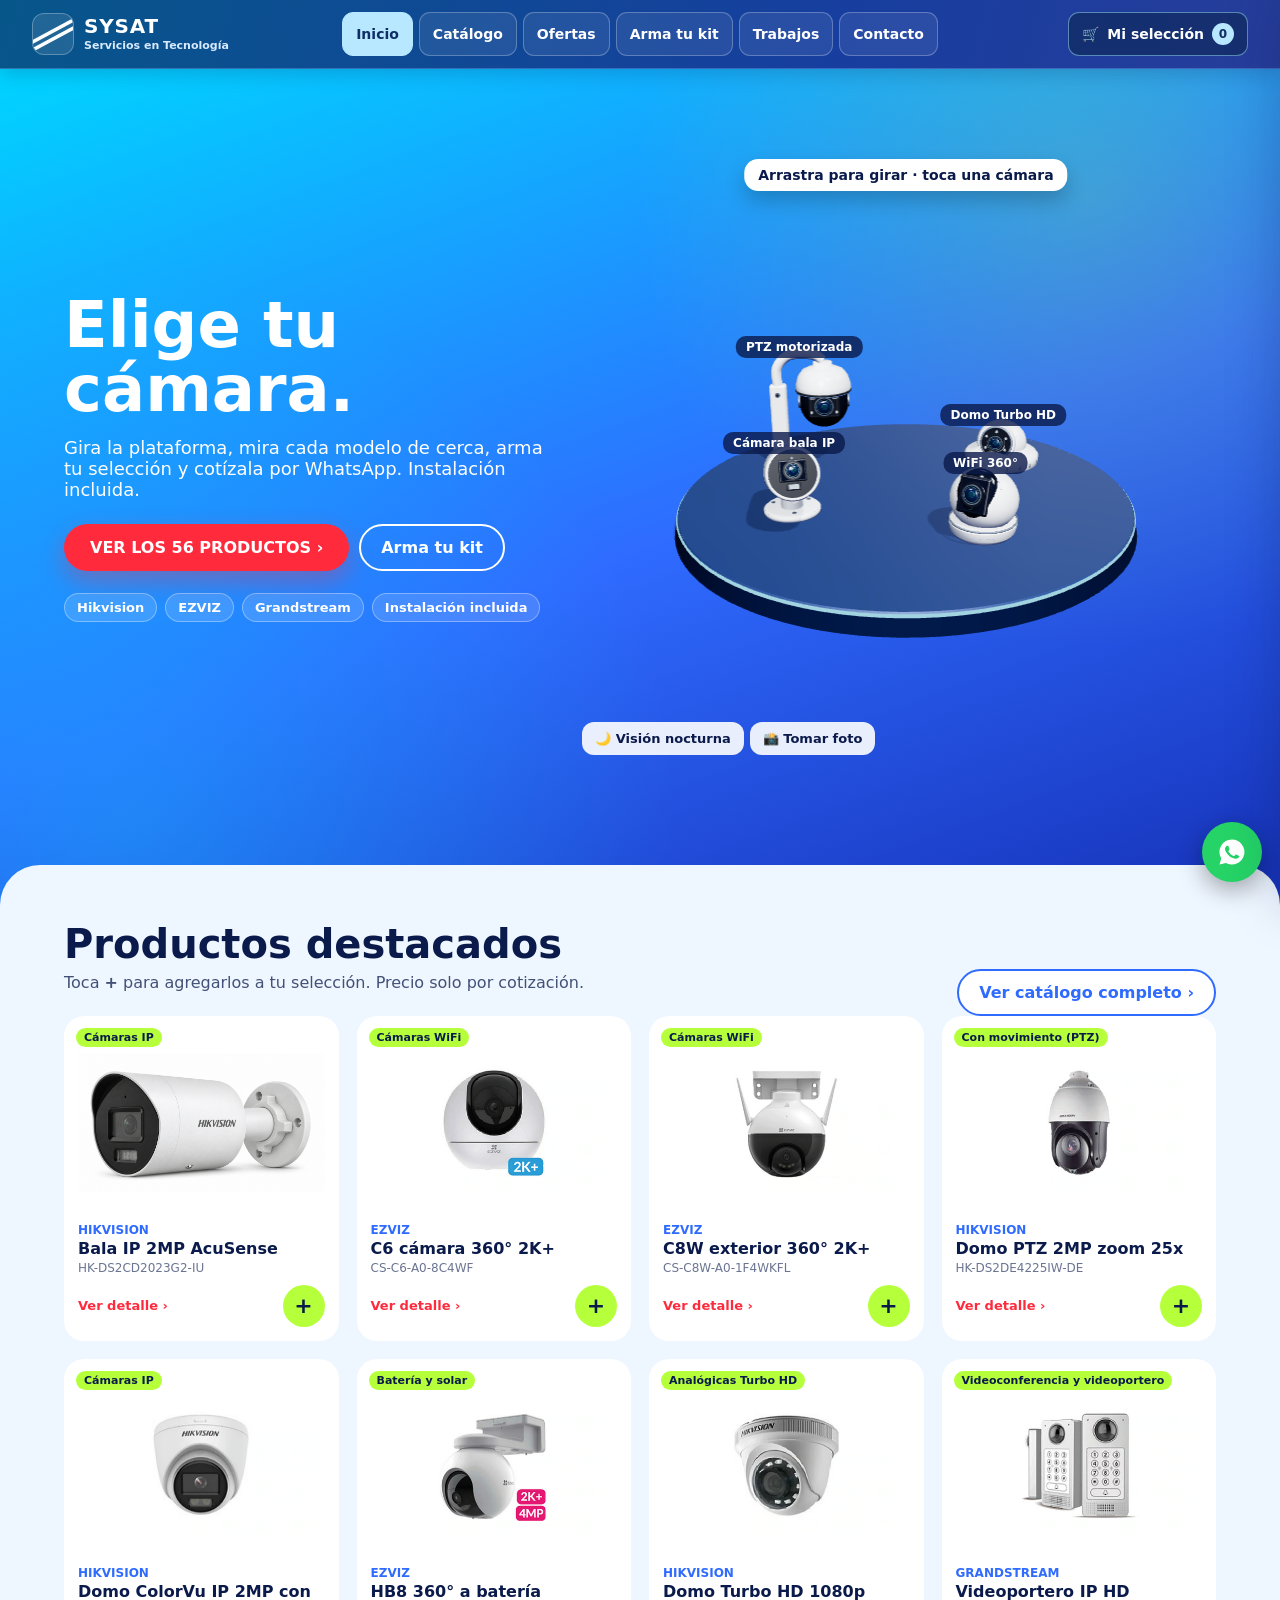
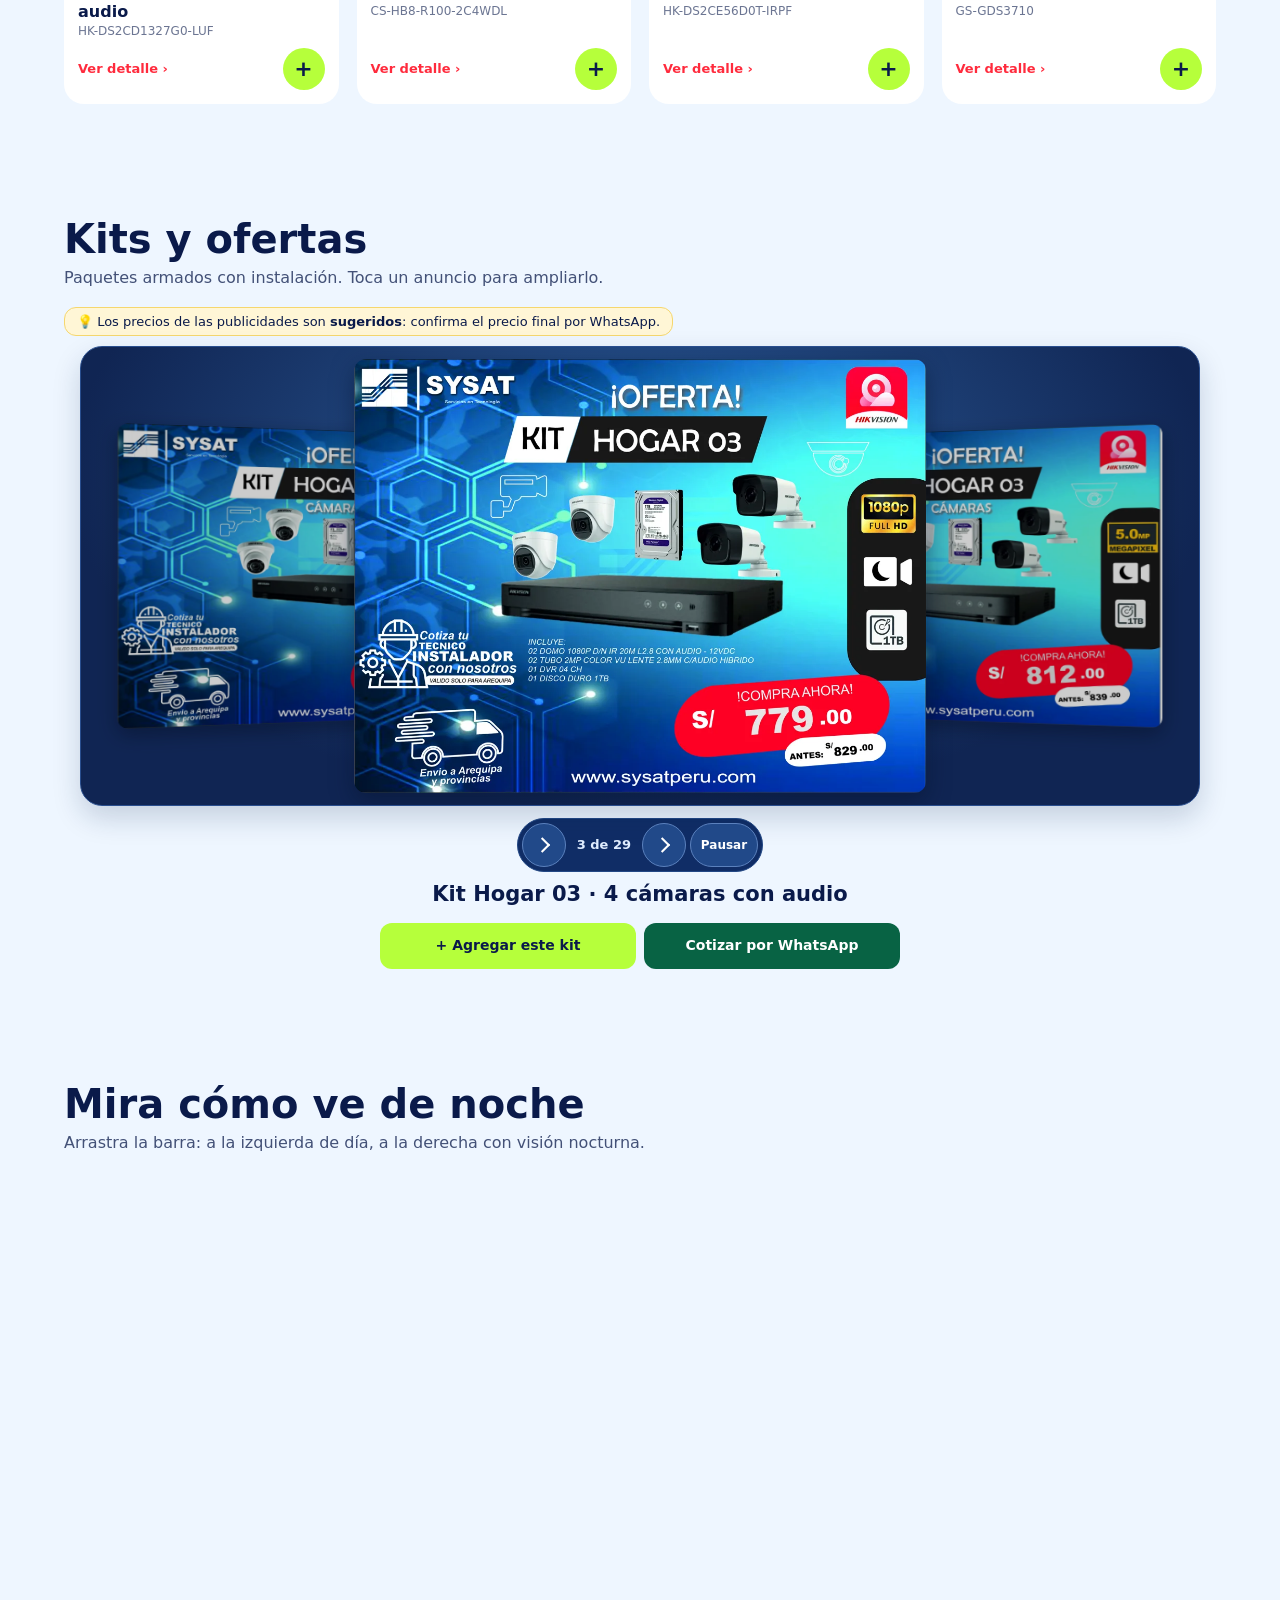
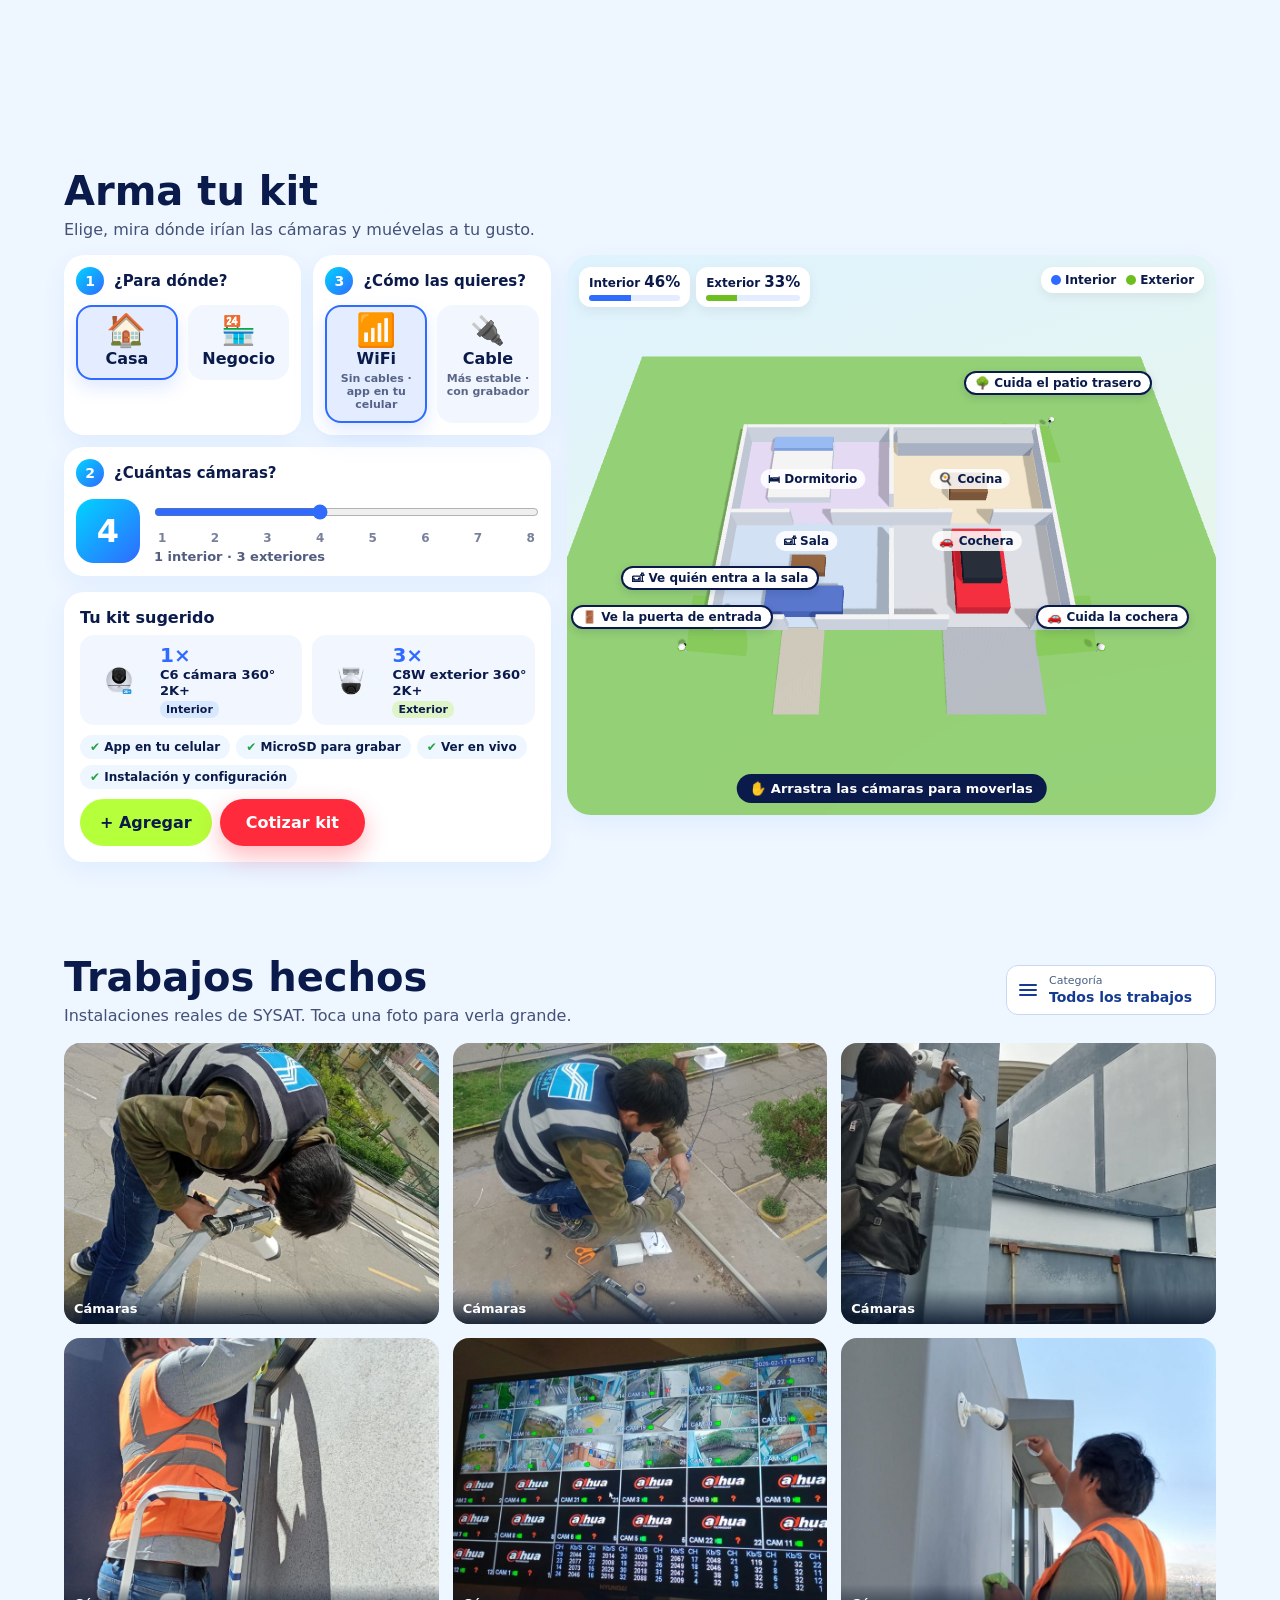
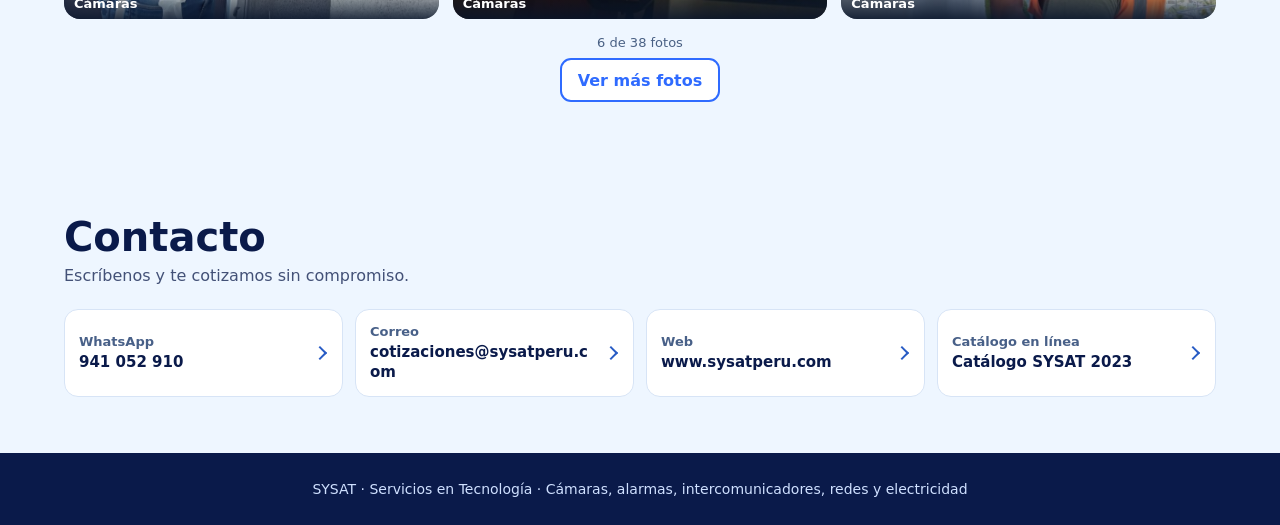
<file: index.html>
<!DOCTYPE html>
<html lang="es">
<head>
<meta charset="UTF-8">
<meta name="viewport" content="width=device-width, initial-scale=1">
<title>SYSAT · Cámaras de seguridad e instalación</title>
<meta name="description" content="SYSAT Servicios en Tecnología: cámaras Hikvision, EZVIZ y Grandstream con instalación. Elige tus cámaras y cotiza por WhatsApp.">
<link rel="stylesheet" href="codigo/estilos.css">
</head>
<body>

<nav class="barra-sitio" aria-label="Navegación principal">
  <div class="barra-contenido">
    <a class="marca" href="index.html"><span class="logo" aria-hidden="true"></span><span>SYSAT<small>Servicios en Tecnología</small></span></a>
    <div class="enlaces">
      <a href="index.html" aria-current="page">Inicio</a>
      <a href="catalogo.html">Catálogo</a>
      <a href="#ofertas">Ofertas</a>
      <a href="#kit">Arma tu kit</a>
      <a href="#trabajos">Trabajos</a>
      <a href="#contacto">Contacto</a>
    </div>
    <button class="btn-carrito" type="button" aria-label="Ver mi selección" aria-controls="panel">
      <span aria-hidden="true">🛒</span><span class="txt">Mi selección</span><span class="num">0</span>
    </button>
  </div>
</nav>

<header class="hero">
  <div class="fila">
    <div>
      <h1 id="titulo">Elige tu cámara.</h1>
      <p class="lema">Gira la plataforma, mira cada modelo de cerca, arma tu selección y cotízala por WhatsApp. Instalación incluida.</p>
      <div class="acciones"><a class="cotizar" href="catalogo.html">VER LOS 56 PRODUCTOS ›</a><a class="btn-borde" href="#kit">Arma tu kit</a></div>
      <div class="chips"><span>Hikvision</span><span>EZVIZ</span><span>Grandstream</span><span>Instalación incluida</span></div>
    </div>
    <div class="lienzo" id="lienzo">
      <div class="globo" id="globo">Cargando cámaras 3D…</div>
      <div class="vista3d"></div>
      <div class="controles" id="controles3d"><button data-b="noche">🌙 Visión nocturna</button><button data-b="foto">📸 Tomar foto</button></div>
      <div class="ficha3d" id="ficha3d"></div>
    </div>
  </div>
</header>

<main class="cuerpo">
  <section class="seccion" id="productos-destacados">
    <div class="cabeza-sec"><div><h2>Productos destacados</h2><p class="sub">Toca <b>+</b> para agregarlos a tu selección. Precio solo por cotización.</p></div>
    <a class="btn-borde" href="catalogo.html">Ver catálogo completo ›</a></div>
    <div class="rejilla" id="destacados"></div>
    <button class="btn-borde destacados-mas" type="button" id="masDestacados" aria-expanded="false" aria-controls="destacados">Ver más destacados</button>
  </section>

  <section class="seccion" id="ofertas">
    <h2>Kits y ofertas</h2>
    <p class="sub">Paquetes armados con instalación. Toca un anuncio para ampliarlo.</p>
    <p class="nota-precio">💡 Los precios de las publicidades son <b>sugeridos</b>: confirma el precio final por WhatsApp.</p>
    <div class="ofertas-reproductor" role="group" aria-label="Carrusel de ofertas">
      <div class="cover" id="cover"></div>
      <div class="ofertas-navegacion">
        <button type="button" id="ofAnt" aria-label="Oferta anterior" aria-controls="cover">‹</button>
        <span class="of-contador" id="ofPuntos"></span>
        <button type="button" id="ofSig" aria-label="Oferta siguiente" aria-controls="cover">›</button>
        <button type="button" id="ofPausa" aria-controls="cover">Pausar</button>
      </div>
      <p class="of-tit" id="ofTit"></p>
    </div>
    <div class="bajo">
      <button class="btn-agregar" type="button" id="ofAgregar">+ Agregar este kit</button>
      <button class="cotizar" type="button" id="ofWsp">Cotizar por WhatsApp</button>
    </div>
  </section>

  <section class="seccion">
    <h2>Mira cómo ve de noche</h2><p class="sub">Arrastra la barra: a la izquierda de día, a la derecha con visión nocturna.</p>
    <div class="noche aparece" id="noche">
      <img src="imagenes/trabajos/camaras-05.jpg" alt="Instalación de cámara de día"><img class="ir" src="imagenes/trabajos/camaras-05.jpg" alt=""><div class="ir-ruido"></div>
      <span class="et" style="left:12px">☀ Día</span><span class="et" style="right:12px">🌙 Visión nocturna</span>
      <div class="linea"></div>
    </div>
  </section>

  <section class="seccion" id="kit">
    <h2>Arma tu kit</h2><p class="sub">Elige, mira dónde irían las cámaras y muévelas a tu gusto.</p>
    <div class="kit2">
      <div class="pasos">
        <div class="paso p1"><h4><span class="pnum">1</span>¿Para dónde?</h4>
          <div class="cards" data-g="lugar"><button class="card on" data-v="Casa"><span>🏠</span>Casa</button><button class="card" data-v="Negocio"><span>🏪</span>Negocio</button></div></div>
        <div class="paso p2"><h4><span class="pnum">2</span>¿Cuántas cámaras?</h4>
          <div class="desl"><output id="numV">4</output><div class="der"><input type="range" id="num" min="1" max="8" value="4" aria-label="Número de cámaras"><div class="reglas"><span>1</span><span>2</span><span>3</span><span>4</span><span>5</span><span>6</span><span>7</span><span>8</span></div><div class="txt" id="numTxt"></div></div></div></div>
        <div class="paso p3"><h4><span class="pnum">3</span>¿Cómo las quieres?</h4>
          <div class="cards" data-g="con"><button class="card on" data-v="WiFi"><span>📶</span>WiFi<small>Sin cables · app en tu celular</small></button><button class="card" data-v="Cable"><span>🔌</span>Cable<small>Más estable · con grabador</small></button></div></div>
      </div>
      <div class="escenario" id="kitEsc">
        <div class="capa" id="kitCapa"></div>
        <div class="cobertura"><div>Interior <b id="cobIn">0%</b><div class="barra"><i id="barIn"></i></div></div><div class="ex">Exterior <b id="cobEx">0%</b><div class="barra"><i id="barEx"></i></div></div></div>
        <div class="leyenda"><span><i style="background:#2f6bff"></i>Interior</span><span><i style="background:#6cbf1f"></i>Exterior</span></div>
        <div class="pista2" id="kitPista">✋ Arrastra las cámaras para moverlas</div>
        <button class="kit-ubicar" type="button" id="kitUbicar" hidden>📍 Ubicar solas</button>
      </div>
      <div class="resultado">
        <h4>Tu kit sugerido</h4>
        <div class="minis" id="kitMinis"></div>
        <ul class="incluye" id="kitIncluye"></ul>
        <div class="acciones-kit"><button class="btn-agregar" id="kitAgregar">+ Agregar</button><button class="cotizar" id="kitWsp">Cotizar kit</button></div>
      </div>
    </div>
  </section>

  <section class="seccion" id="trabajos">
    <div class="trabajos-cabecera">
      <div>
        <h2>Trabajos hechos</h2>
        <p class="sub">Instalaciones reales de SYSAT. Toca una foto para verla grande.</p>
      </div>
      <details class="trabajos-menu" id="menuT">
        <summary>
          <span class="trabajos-menu-icono" aria-hidden="true"></span>
          <span><small>Categoría</small><strong id="categoriaT">Todos los trabajos</strong></span>
        </summary>
        <div class="trabajos-filtros" id="filtrosT"></div>
      </details>
    </div>
    <div class="trabajos" id="listaT"></div>
    <div class="trabajos-pie">
      <p id="totalT" role="status"></p>
      <button class="btn-borde" type="button" id="masT" aria-controls="listaT" hidden>Ver más fotos</button>
    </div>
  </section>

  <section class="seccion" id="contacto">
    <h2>Contacto</h2><p class="sub">Escríbenos y te cotizamos sin compromiso.</p>
    <div class="contacto">
      <a id="enlaceWsp" href="#" target="_blank" rel="noopener"><span>WhatsApp</span><b id="numWsp"></b></a>
      <a href="mailto:cotizaciones@sysatperu.com"><span>Correo</span><b>cotizaciones@sysatperu.com</b></a>
      <a href="https://www.sysatperu.com" target="_blank" rel="noopener"><span>Web</span><b>www.sysatperu.com</b></a>
      <a href="https://online.flipbuilder.com/SYSAT/ymnz/" target="_blank" rel="noopener"><span>Catálogo en línea</span><b>Catálogo SYSAT 2023</b></a>
    </div>
  </section>
  <footer>SYSAT · Servicios en Tecnología · Cámaras, alarmas, intercomunicadores, redes y electricidad</footer>
</main>

<script src="codigo/datos.js"></script>
<script src="codigo/seleccion-imagen.js"></script>
<script src="codigo/comun.js"></script>
<script src="codigo/inicio.js"></script>
<script src="codigo/ofertas.js"></script>
<script src="codigo/escenas3d.min.js"></script>
</body>
</html>
</file>
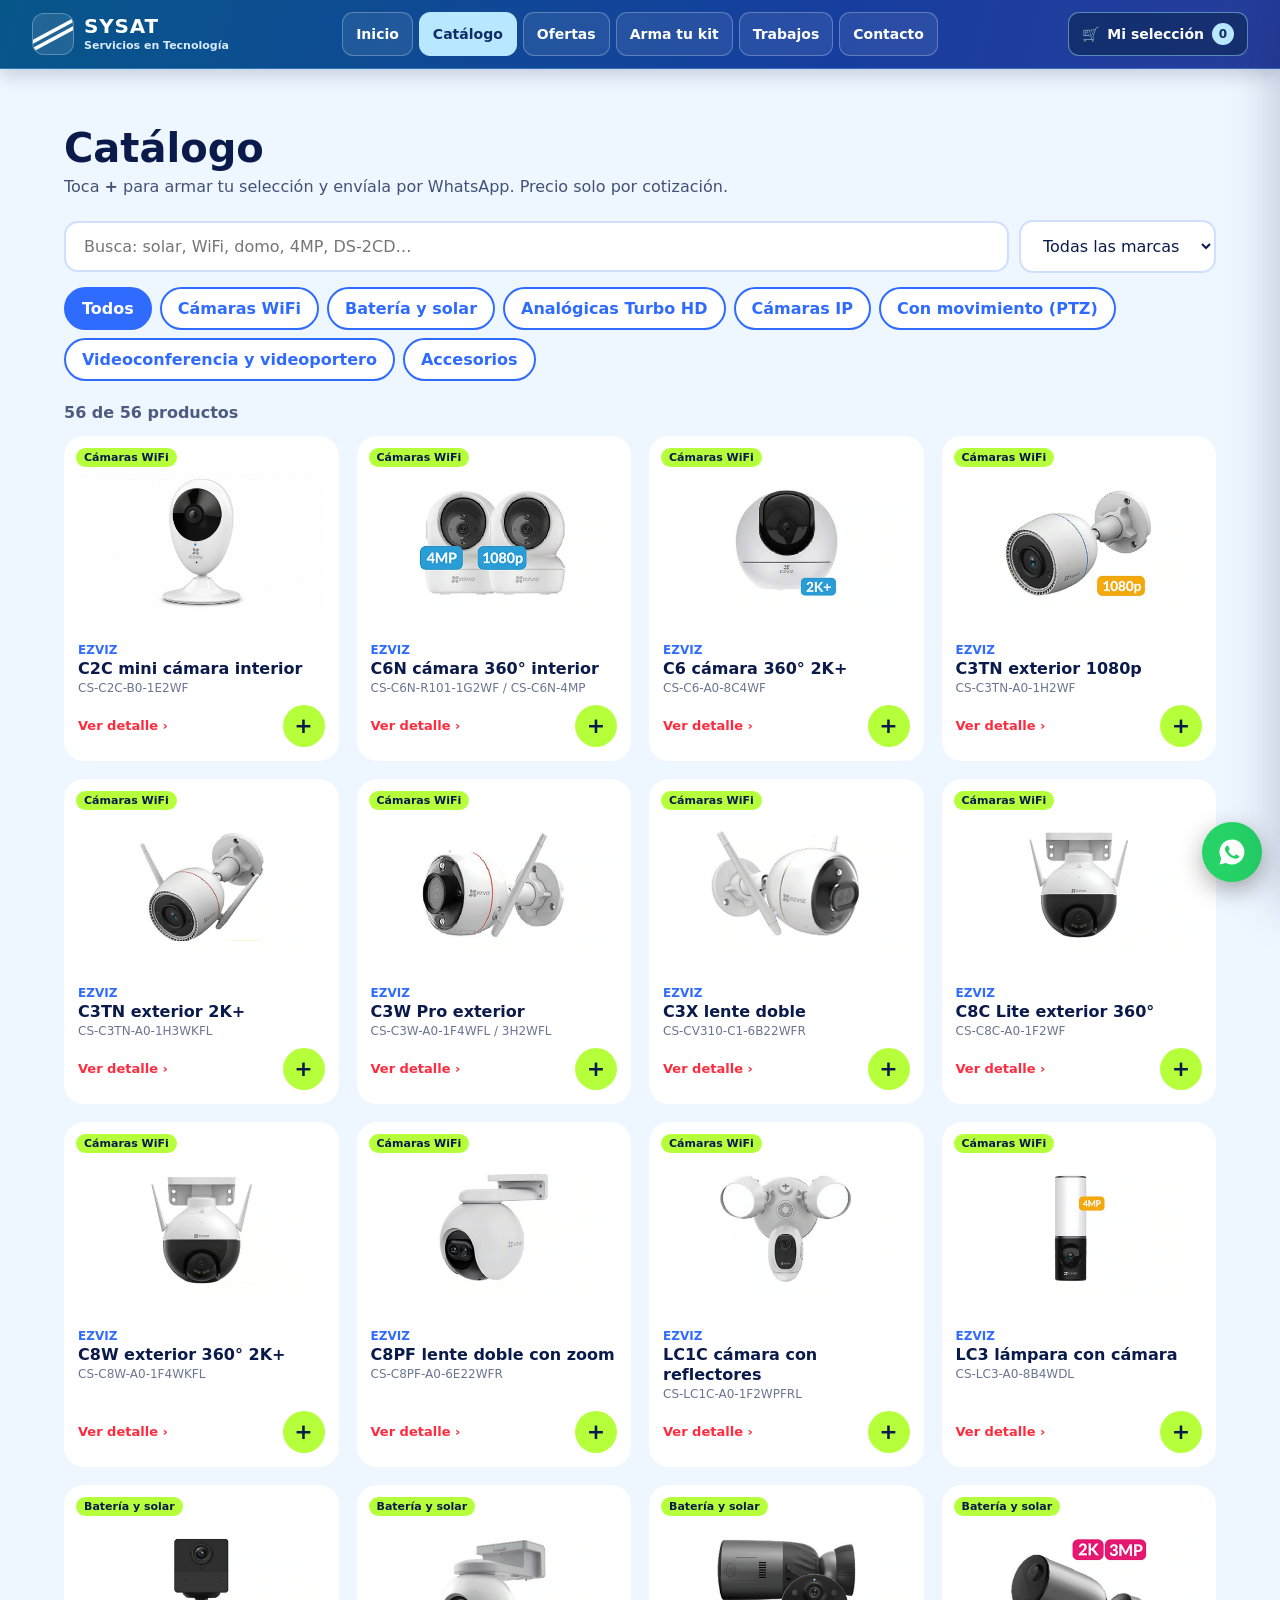
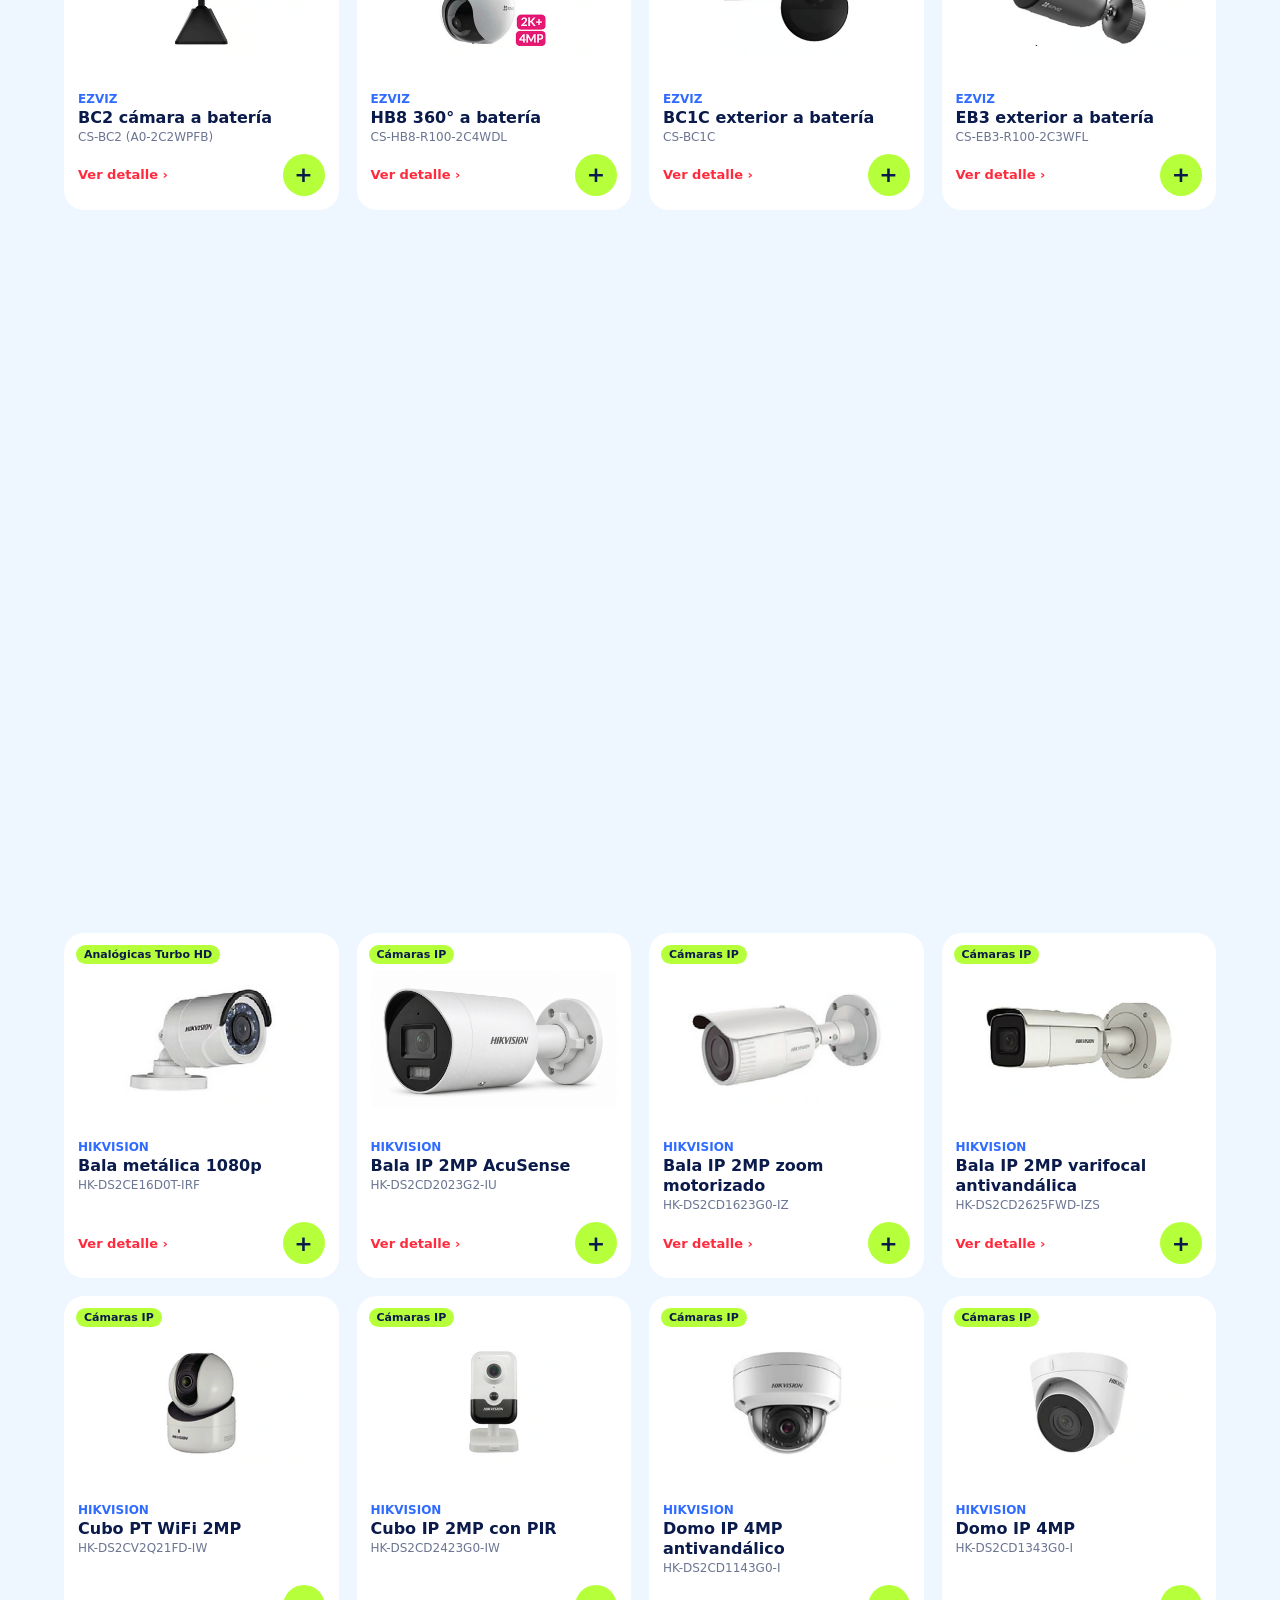
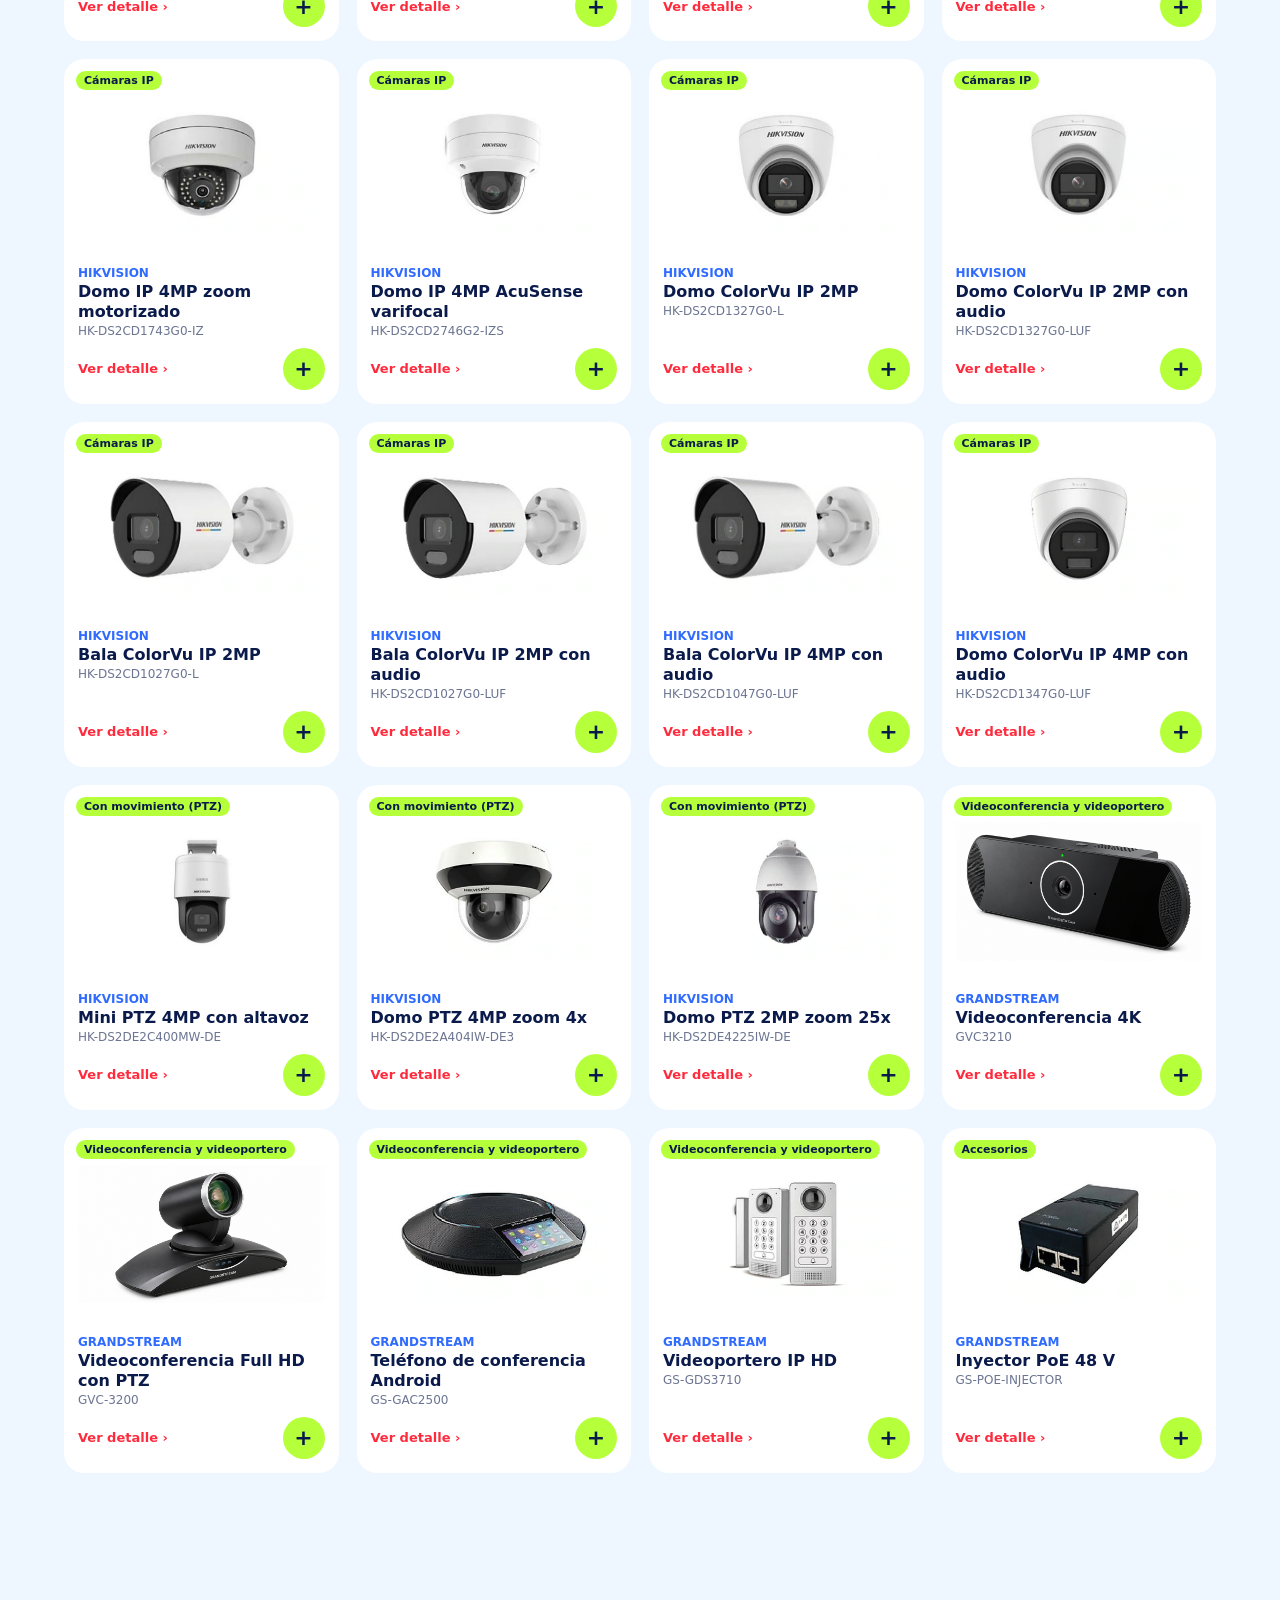
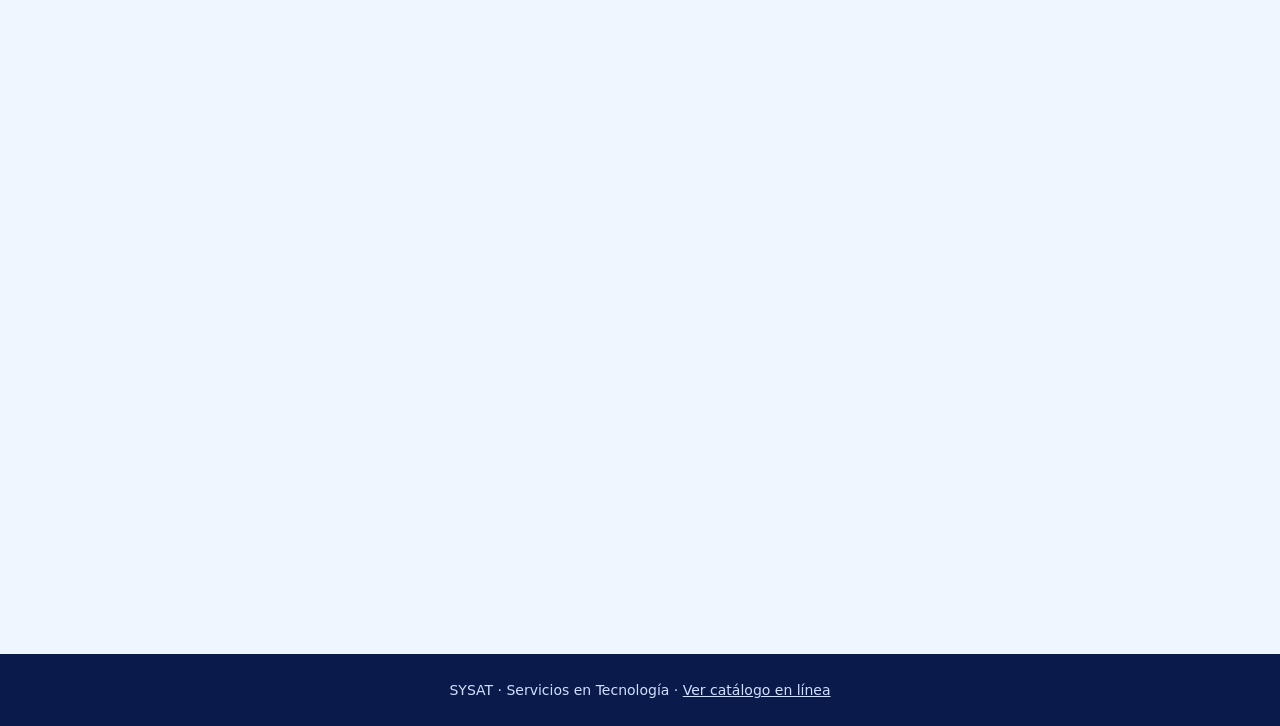
<file: catalogo.html>
<!DOCTYPE html>
<html lang="es">
<head>
<meta charset="UTF-8">
<meta name="viewport" content="width=device-width, initial-scale=1">
<title>Catálogo SYSAT · Cámaras y equipos</title>
<meta name="description" content="Catálogo SYSAT: 56 cámaras y equipos Hikvision, EZVIZ y Grandstream. Busca, elige y cotiza por WhatsApp.">
<link rel="stylesheet" href="codigo/estilos.css">
</head>
<body>

<nav class="barra-sitio" aria-label="Navegación principal">
  <div class="barra-contenido">
    <a class="marca" href="index.html"><span class="logo" aria-hidden="true"></span><span>SYSAT<small>Servicios en Tecnología</small></span></a>
    <div class="enlaces">
      <a href="index.html">Inicio</a>
      <a href="catalogo.html" aria-current="page">Catálogo</a>
      <a href="index.html#ofertas">Ofertas</a>
      <a href="index.html#kit">Arma tu kit</a>
      <a href="index.html#trabajos">Trabajos</a>
      <a href="index.html#contacto">Contacto</a>
    </div>
    <button class="btn-carrito" type="button" aria-label="Ver mi selección" aria-controls="panel">
      <span aria-hidden="true">🛒</span><span class="txt">Mi selección</span><span class="num">0</span>
    </button>
  </div>
</nav>

<main class="seccion">
  <h2>Catálogo</h2>
  <p class="sub">Toca <b>+</b> para armar tu selección y envíala por WhatsApp. Precio solo por cotización.</p>
  <div class="buscar">
    <input id="q" type="search" placeholder="Busca: solar, WiFi, domo, 4MP, DS-2CD…" aria-label="Buscar producto">
    <select id="marca" aria-label="Marca"><option value="">Todas las marcas</option></select>
    <select id="categoriaCatalogo" class="categoria-catalogo" aria-label="Categoría"><option value="">Todas las categorías</option></select>
  </div>
  <div class="filtros" id="filtros"></div>
  <div class="conteo" id="conteo"></div>
  <div class="rejilla" id="rejilla"></div>
</main>
<footer>SYSAT · Servicios en Tecnología · <a href="https://online.flipbuilder.com/SYSAT/ymnz/" target="_blank" rel="noopener">Ver catálogo en línea</a></footer>

<script src="codigo/datos.js"></script>
<script src="codigo/seleccion-imagen.js"></script>
<script src="codigo/comun.js"></script>
<script src="codigo/catalogo.js"></script>
</body>
</html>
</file>
<file: codigo/estilos.css>
*{box-sizing:border-box;margin:0;padding:0}
:root{--cel:#00d4ff;--azul:#2f6bff;--marino:#0a1a4a;--rojo:#ff2b3d;--lima:#b6ff3b;--fondo:#eef6ff}
html{scroll-behavior:smooth;scroll-padding-top:82px}
body{font-family:"Segoe UI",system-ui,-apple-system,sans-serif;color:var(--marino);background:var(--fondo);overflow-x:hidden}
img{max-width:100%;display:block}
button{font:inherit;cursor:pointer;border:0;color:inherit}
a{color:inherit}

/* ---------- barra superior ---------- */
.barra-sitio{
  position:sticky;
  top:0;
  z-index:50;
  color:#fff;
  background:linear-gradient(105deg,#07568a,#173e9f 66%,#273d9b);
  border-bottom:1px solid #75bfff55;
  box-shadow:0 5px 18px #0a1a4a33;
}
.barra-contenido{
  display:grid;
  grid-template-columns:minmax(0,1fr) auto minmax(0,1fr);
  align-items:center;
  gap:10px;
  max-width:1440px;
  min-height:68px;
  margin-inline:auto;
  padding:8px clamp(12px,3vw,32px);
}
.barra-sitio .marca{
  display:flex;
  align-items:center;
  justify-self:start;
  gap:10px;
  font-size:20px;
  font-weight:900;
  line-height:1.1;
  letter-spacing:.04em;
  text-decoration:none;
}
.barra-sitio .marca small{
  display:block;
  margin-top:3px;
  color:#d7eaff;
  font-size:11px;
  font-weight:650;
  letter-spacing:0;
}
.barra-sitio .logo{
  position:relative;
  overflow:hidden;
  flex:none;
  width:42px;
  height:42px;
  border:1px solid #ffffff45;
  border-radius:12px;
  background:#ffffff1a;
}
.barra-sitio .logo::before,.barra-sitio .logo::after{
  content:"";
  position:absolute;
  left:-6px;
  right:-6px;
  height:4px;
  background:#fff;
  transform:skewY(-28deg);
}
.barra-sitio .logo::before{top:15px}
.barra-sitio .logo::after{top:23px}
.barra-sitio .enlaces{display:flex;gap:6px}
.barra-sitio .enlaces a,.barra-sitio .btn-carrito{
  display:flex;
  align-items:center;
  justify-content:center;
  gap:8px;
  min-height:44px;
  padding:8px 13px;
  border:1px solid #ffffff42;
  border-radius:11px;
  background:#ffffff14;
  color:#fff;
  font-size:14px;
  font-weight:650;
  text-decoration:none;
  white-space:nowrap;
  transition:background-color .18s,border-color .18s;
}
.barra-sitio .enlaces a:hover,.barra-sitio .btn-carrito:hover{
  border-color:#ffffff80;
  background:#ffffff29;
}
.barra-sitio .enlaces [aria-current="page"],
.barra-sitio .enlaces [aria-current="page"]:hover{
  border-color:#b8e8ff;
  background:#b8e8ff;
  color:#102d66;
}
.barra-sitio .btn-carrito{
  justify-self:end;
  border-color:#9de3ff80;
  background:#0a244a88;
  font-weight:750;
}
.barra-sitio .btn-carrito .num{
  display:grid;
  place-items:center;
  min-width:22px;
  min-height:22px;
  padding-inline:5px;
  border-radius:20px;
  background:#b8e8ff;
  color:#102d66;
  font-size:12px;
}
.barra-sitio :is(a,button):focus-visible{outline:2px solid #c7f3ff;outline-offset:2px}
.btn-carrito.salta{animation:salta .5s}
@keyframes salta{30%{transform:scale(1.2)}60%{transform:scale(.95)}}

@media(max-width:940px){
  html{scroll-padding-top:126px}
  .barra-contenido{grid-template-columns:minmax(0,1fr) auto;gap:8px}
  .barra-sitio .enlaces{display:grid;grid-row:2;grid-column:1/-1;grid-template-columns:repeat(6,minmax(0,1fr))}
  .barra-sitio .enlaces a{padding-inline:6px}
}
@media(max-width:540px){
  html{scroll-padding-top:172px}
  .barra-sitio .enlaces{grid-template-columns:repeat(3,minmax(0,1fr))}
  .barra-sitio .enlaces a{font-size:13px}
}

@media(max-width:380px){
  .barra-sitio .marca{gap:8px}
  .barra-sitio .logo{width:38px;height:38px}
  .barra-sitio .btn-carrito{gap:6px;padding-inline:9px;font-size:13px}
}

.cotizar{background:var(--rojo);color:#fff;padding:14px 26px;border-radius:40px;font-weight:800;box-shadow:0 10px 24px #ff2b3d55;display:inline-block;text-decoration:none;transition:transform .15s}
.cotizar:hover{transform:translateY(-2px)}
.btn-borde{padding:12px 20px;border-radius:40px;border:2px solid var(--azul);color:var(--azul);font-weight:800;background:#fff;text-decoration:none;display:inline-block}
.btn-agregar{background:var(--lima);color:var(--marino);padding:12px 20px;border-radius:40px;font-weight:800}
.btn-agregar.hecho{background:#25d366;color:#fff}

/* ---------- inicio: banner ---------- */
.hero{position:relative;color:#fff;overflow:hidden;background:linear-gradient(160deg,#00d4ff 0%,#2f6bff 55%,#1631b8 100%)}
.hero::before{content:"";position:absolute;inset:0;background:radial-gradient(circle at 85% 15%,#b6ff3b33,transparent 35%),radial-gradient(circle at 10% 90%,#00e5ff44,transparent 40%);pointer-events:none}
.hero .fila{position:relative;display:grid;grid-template-columns:.85fr 1.15fr;align-items:center;gap:10px;padding:20px 3vw 80px 5vw;min-height:calc(100vh - 64px)}
.hero h1{font-size:clamp(36px,5vw,72px);line-height:1;font-weight:900}
.hero h1 span{display:inline-block;opacity:0;transform:translateY(60px) rotateX(-90deg);animation:sube .8s forwards}
@keyframes sube{to{opacity:1;transform:none}}
.hero .lema{margin:16px 0 24px;font-size:18px;max-width:500px;opacity:0;animation:aparecer 1s 1s forwards}
.hero .acciones{display:flex;gap:10px;flex-wrap:wrap;opacity:0;animation:aparecer 1s 1.2s forwards}
.hero .acciones .btn-borde{background:transparent;color:#fff;border-color:#fff}
.chips{display:flex;gap:8px;flex-wrap:wrap;margin-top:22px;opacity:0;animation:aparecer 1s 1.5s forwards}
.chips span{padding:6px 12px;border-radius:20px;background:#ffffff22;border:1px solid #ffffff55;font-size:13px;font-weight:600}
@keyframes aparecer{to{opacity:1}}

.lienzo{position:relative;height:min(620px,76vh);border-radius:28px;overflow:hidden;touch-action:pan-y}
.lienzo .vista3d{position:absolute;inset:0}
.vista3d canvas{display:block;width:100%;height:100%}
.lienzo.noche{background:radial-gradient(ellipse at 50% 35%,#245758,#0b222a 63%,#071425)}
.lienzo .aviso3d{position:absolute;inset:0;display:grid;place-items:center;text-align:center;padding:20px;font-weight:700}
.globo{position:absolute;left:50%;top:12px;transform:translateX(-50%);max-width:94%;overflow:hidden;text-overflow:ellipsis;background:#fff;color:var(--marino);padding:8px 14px;border-radius:14px;font-weight:800;font-size:14px;box-shadow:0 10px 20px #0003;white-space:nowrap;z-index:3}
.etq{position:absolute;z-index:2;transform:translate(-50%,0);background:#0a1a4acc;color:#fff;padding:4px 10px;border-radius:10px;font-size:12px;font-weight:800;white-space:nowrap}
.etq.sel{z-index:3;background:#d6f5ff;color:var(--marino)}
.lienzo.noche .etq.sel{background:#b2ffde}
.etq:focus-visible{z-index:3;outline:2px solid #fff;outline-offset:2px}
.controles{position:absolute;left:12px;bottom:12px;z-index:3;display:flex;gap:6px;flex-wrap:wrap}
.controles button{padding:9px 13px;border-radius:12px;background:#ffffffe6;color:var(--marino);font-weight:800;font-size:13px}
.controles button.on{background:var(--lima)}
.ficha3d{position:absolute;right:12px;top:56px;z-index:4;width:250px;background:#fff;color:var(--marino);border-radius:18px;padding:14px;box-shadow:0 20px 40px #0004;visibility:hidden;pointer-events:none;transform:translateX(130%);transition:transform .45s cubic-bezier(.2,.8,.2,1)}
.ficha3d.ver{visibility:visible;pointer-events:auto;transform:none}
.ficha3d img{aspect-ratio:4/3;object-fit:contain;margin-bottom:6px}
.ficha3d h3{font-size:16px;margin:2px 0}
.ficha3d .m{color:var(--azul);font-weight:800;font-size:12px;text-transform:uppercase}
.ficha3d ul{margin:6px 0 10px 16px;font-size:13px;line-height:1.5}
.ficha3d .botones{display:flex;gap:6px;flex-wrap:wrap}
.ficha3d .botones>*{padding:9px 12px;font-size:13px}
.ficha3d .x{position:absolute;right:8px;top:8px;width:28px;height:28px;border-radius:50%;background:#eef3ff}

/* ---------- secciones ---------- */
.cuerpo{background:var(--fondo);border-radius:40px 40px 0 0;margin-top:-40px;position:relative;z-index:4}
.seccion{padding:56px 5vw}
.seccion h2{font-size:clamp(26px,3.2vw,40px)}
.sub{opacity:.75;margin:6px 0 24px}
.cabeza-sec{display:flex;justify-content:space-between;align-items:flex-end;gap:16px;flex-wrap:wrap}
.aparece{opacity:0;transform:translateY(40px);transition:opacity .7s,transform .7s}
.aparece.visto{opacity:1;transform:none}

/* tarjetas de producto */
.rejilla{display:grid;grid-template-columns:repeat(auto-fill,minmax(220px,1fr));gap:18px}
.destacados-mas{display:none}
@media(max-width:700px){
  #destacados{grid-template-columns:repeat(2,minmax(0,1fr));gap:10px}
  #destacados:not(.expandido) .prod:nth-child(n+5){display:none}
  .destacados-mas{display:block;min-height:44px;margin:14px auto 0;padding:8px 16px;font-size:14px}
}
.prod{background:#fff;border-radius:20px;padding:14px;position:relative;transition:transform .15s,box-shadow .3s;overflow:hidden;display:flex;flex-direction:column}
.prod:hover{box-shadow:0 24px 40px #2f6bff33}
.prod .foto{cursor:zoom-in}
.prod img{aspect-ratio:4/3;object-fit:contain;mix-blend-mode:multiply}
.prod .brillo{position:absolute;inset:0;pointer-events:none;background:radial-gradient(240px circle at var(--gx,50%) var(--gy,50%),#ffffff99,transparent 60%);opacity:0;transition:opacity .3s;mix-blend-mode:soft-light}
.prod:hover .brillo{opacity:1}
.prod .m{font-size:12px;font-weight:800;color:var(--azul);text-transform:uppercase;margin-top:8px}
.prod h3{font-size:16px;margin:2px 0 2px;line-height:1.25}
.prod .mod{font-size:12px;opacity:.6;margin-bottom:10px;word-break:break-word}
.prod .tipo{position:absolute;top:12px;left:12px;background:var(--lima);font-size:11px;font-weight:800;padding:3px 8px;border-radius:10px;z-index:1}
.prod .pie{margin-top:auto;display:flex;gap:6px;align-items:center;justify-content:space-between}
.prod .ver{font-size:13px;font-weight:700;color:var(--rojo);background:none;padding:6px 0}
.prod .mas{width:42px;height:42px;border-radius:50%;background:var(--lima);font-size:22px;font-weight:900;display:grid;place-items:center;transition:transform .2s}
.prod .mas:hover{transform:scale(1.1)}
.prod .mas.hecho{background:#25d366;color:#fff}

/* catálogo: buscador y filtros */
.buscar{display:flex;gap:10px;flex-wrap:wrap;margin-bottom:14px;align-items:center}
.buscar input,.buscar select{padding:14px 18px;border-radius:14px;border:2px solid #cfe0ff;font:inherit;font-size:16px;background:#fff;color:var(--marino)}
.buscar input{flex:1;min-width:240px}
.buscar input:focus,.buscar select:focus{outline:none;border-color:var(--azul)}
.buscar .categoria-catalogo{display:none}
.filtros{display:flex;gap:8px;flex-wrap:wrap;margin-bottom:22px}
.filtros button{padding:10px 16px;border-radius:30px;background:#fff;border:2px solid var(--azul);color:var(--azul);font-weight:700}
.filtros button.on{background:var(--azul);color:#fff}
.conteo{font-weight:700;margin-bottom:14px;opacity:.7}
.vacio{padding:40px;text-align:center;background:#fff;border-radius:20px;font-weight:700}

/* visión nocturna */
#noche{position:relative;border-radius:24px;overflow:hidden;max-width:1000px;aspect-ratio:16/8;user-select:none;touch-action:none;cursor:ew-resize}
#noche img{position:absolute;inset:0;width:100%;height:100%;object-fit:cover;pointer-events:none}
#noche .ir{filter:grayscale(1) brightness(.85) contrast(1.6) sepia(1) hue-rotate(50deg) saturate(2.2);clip-path:inset(0 0 0 var(--corte,50%))}
.ir-ruido{position:absolute;inset:0;clip-path:inset(0 0 0 var(--corte,50%));background:repeating-linear-gradient(#0000 0 2px,#0003 2px 3px),radial-gradient(circle,transparent 50%,#000a);pointer-events:none}
#noche .linea{position:absolute;top:0;bottom:0;left:var(--corte,50%);width:4px;background:var(--lima);transform:translateX(-2px)}
#noche .linea::after{content:"⇆";position:absolute;top:50%;left:50%;transform:translate(-50%,-50%);width:46px;height:46px;border-radius:50%;background:var(--lima);display:grid;place-items:center;font-weight:900}
#noche .et{position:absolute;top:12px;padding:6px 12px;border-radius:12px;background:#0008;color:#fff;font-weight:700;font-size:13px}

/* kits y ofertas */
.nota-precio{display:inline-block;background:#fff6d6;border:1px solid #f5d76e;border-radius:12px;padding:6px 12px;font-size:13px;margin:-4px 0 10px}
.ofertas-reproductor{max-width:1120px;margin-inline:auto}
.cover{
  position:relative;
  height:clamp(300px,36vw,460px);
  overflow:hidden;
  border:1px solid #294e8e;
  border-radius:22px;
  background:radial-gradient(ellipse at 50% 28%,#2c5d9b,#102553 72%);
  box-shadow:0 12px 28px #0b27502e;
  perspective:1400px;
  touch-action:pan-y;
  user-select:none;
}
.cover .it{
  position:absolute;
  inset-block:12px;
  display:flex;
  align-items:center;
  justify-content:center;
  width:42%;
  padding:0;
  background:none;
  visibility:hidden;
}
.cover .it img{max-width:100%;max-height:100%;width:auto;height:auto;border-radius:12px;box-shadow:0 8px 22px #06132f80;pointer-events:none}
.cover .it[data-lado="anterior"],.cover .it[data-lado="siguiente"]{
  visibility:visible;
  z-index:1;
  filter:brightness(.8);
}
.cover .it[data-lado="anterior"]{left:1%;transform:scale(.82) rotateY(16deg)}
.cover .it[data-lado="siguiente"]{right:1%;transform:scale(.82) rotateY(-16deg)}
.cover .it[data-lado="actual"]{
  left:50%;
  z-index:2;
  width:54%;
  visibility:visible;
  transform:translateX(-50%);
  cursor:zoom-in;
}
.cover .it:focus-visible,.ofertas-navegacion button:focus-visible,#ofertas .bajo button:focus-visible{
  outline:2px solid var(--azul);
  outline-offset:2px;
}
.ofertas-navegacion{
  display:grid;
  grid-template-columns:44px 68px 44px auto;
  align-items:center;
  gap:4px;
  width:max-content;
  margin:12px auto 0;
  padding:4px;
  border:1px solid #234885;
  border-radius:999px;
  background:#102d66;
  text-align:center;
}
.ofertas-navegacion button{
  position:relative;
  width:44px;
  height:44px;
  border:1px solid #5b81bd;
  border-radius:50%;
  background:#214989;
  color:#fff;
  font-size:0;
  transition:background-color .18s,color .18s;
}
.ofertas-navegacion button:is(#ofAnt,#ofSig)::before{
  content:"";
  position:absolute;
  top:50%;
  left:50%;
  width:9px;
  height:9px;
  border:solid currentColor;
  border-width:0 2px 2px 0;
  transform:translate(-65%,-50%) rotate(-45deg);
}
.ofertas-navegacion #ofAnt::before{transform:translate(-35%,-50%) rotate(135deg)}
.ofertas-navegacion #ofPausa{width:auto;border-radius:22px;padding-inline:10px;font-size:12px;font-weight:700}
.cover .it[data-lado="actual"] img{animation:entradaOferta .3s ease-out}
@keyframes entradaOferta{from{opacity:.65}}
.ofertas-navegacion button:hover{background:#c7eaff;color:#143773}
.ofertas-navegacion button:focus-visible{outline-color:#b8e8ff;outline-offset:-4px}
.of-contador{color:#e0edff;font-size:13px;font-weight:700;font-variant-numeric:tabular-nums}
.of-tit{min-height:1.4em;margin-top:10px;font-size:clamp(16px,2.3vw,21px);font-weight:800;text-align:center}
#ofertas .bajo,.grande .pie{
  display:grid;
  grid-template-columns:repeat(2,minmax(0,1fr));
  gap:8px;
}
#ofertas .bajo{max-width:520px;margin:12px auto 0}
#ofertas .bajo button,.grande .pie button{
  min-height:46px;
  padding:8px 10px;
  border-radius:12px;
  font-size:14px;
  line-height:1.25;
  text-align:center;
}
#ofertas .bajo .cotizar,.grande .pie .cotizar{background:#086344;box-shadow:none}
#ofertas .bajo .cotizar:hover,.grande .pie .cotizar:hover{background:#064e36;transform:none}
.grande{position:fixed;inset:0;z-index:95;background:#060f2ee6;display:none;place-items:center;padding:16px}
.grande.ver{display:grid}
.grande .caja{
  width:min(100%,760px);
  max-height:calc(100dvh - 32px);
  overflow:auto;
  overscroll-behavior:contain;
  border-radius:18px;
  background:#fff;
  animation:entraG .3s;
}
@keyframes entraG{from{transform:scale(.94);opacity:0}}
.grande img{width:100%;max-height:65dvh;object-fit:contain;background:#eef4ff;display:block}
.grande .pie{padding:12px}
.grande .pie small,.grande .pie b{grid-column:1/-1}
.grande .pie small{color:#705000;font-weight:650}
.grande .x{position:absolute;z-index:1;right:18px;top:18px;width:44px;height:44px;padding:0;border-radius:50%;background:#fff;font-size:22px}
@media(max-width:760px){
 .cover{height:clamp(210px,72vw,360px);border-radius:16px}
 .cover .it[data-lado="actual"]{inset:8px;width:auto;transform:none}
 .cover .it[data-lado="anterior"],.cover .it[data-lado="siguiente"]{display:none}
}
@media(max-width:600px){
 #ofertas .sub{font-size:13px;margin-bottom:6px}
 .nota-precio{font-size:12px;padding:5px 10px}
 #ofertas .bajo button,.grande .pie button{font-size:13px}
}

/* arma tu kit */
.kit2{display:grid;gap:16px;grid-template-columns:minmax(300px,.85fr) 1.3fr;grid-template-areas:"pasos esc" "res esc";align-items:start}
.kit2 .pasos{grid-area:pasos;display:flex;flex-direction:column;gap:12px}
.kit2 .escenario{grid-area:esc}
.kit2 .resultado{grid-area:res}
.paso{background:#fff;border-radius:20px;padding:16px;box-shadow:0 8px 24px #2f6bff12}
.paso h4{display:flex;align-items:center;gap:10px;font-size:16px;margin-bottom:12px}
.pnum{width:28px;height:28px;border-radius:50%;background:linear-gradient(135deg,var(--cel),var(--azul));color:#fff;display:grid;place-items:center;font-weight:900;font-size:14px;flex:none}
.cards{display:grid;grid-template-columns:1fr 1fr;gap:10px}
.card{display:flex;flex-direction:column;align-items:center;gap:4px;padding:14px 8px;border-radius:16px;background:#f2f7ff;border:2px solid transparent;font-weight:800;transition:transform .15s,border-color .2s,background .2s}
.card span{font-size:34px;line-height:1;transition:transform .3s}
.card small{font-weight:600;font-size:12px;opacity:.65;text-align:center}
.card:hover{transform:translateY(-2px)}
.card.on{border-color:var(--azul);background:#e3edff;box-shadow:0 8px 18px #2f6bff26}
.card.on span{transform:scale(1.15)}
.desl{display:flex;align-items:center;gap:14px}
.desl output{width:64px;height:64px;border-radius:18px;background:linear-gradient(135deg,var(--cel),var(--azul));color:#fff;font-size:32px;font-weight:900;display:grid;place-items:center;flex:none}
.desl .der{flex:1;min-width:0}
.desl input{width:100%;accent-color:var(--azul);height:30px;cursor:pointer}
.desl .reglas{display:flex;justify-content:space-between;font-size:12px;font-weight:700;opacity:.55;padding:0 4px}
.desl .txt{font-size:13px;font-weight:600;opacity:.7;margin-top:4px}
.escenario{user-select:none;-webkit-user-select:none;position:relative;background:linear-gradient(160deg,#dff3ff,#eaf7e3);border-radius:24px;overflow:hidden;height:540px;box-shadow:0 8px 24px #2f6bff12}
.escenario canvas{position:absolute;inset:0;display:block;width:100%;height:100%;touch-action:pan-y;user-select:none;-webkit-user-select:none}
.escenario .aviso3d{position:absolute;inset:0;display:grid;place-items:center;text-align:center;padding:20px;font-weight:700}
.capa{position:absolute;inset:0;pointer-events:none;overflow:hidden}
.capa .et{position:absolute;transform:translate(-50%,-50%);font-weight:800;font-size:12px;background:#ffffffd9;padding:3px 8px;border-radius:10px;white-space:nowrap}
.capa .nc{position:absolute;background:#fff;color:var(--marino);border:2px solid var(--marino);border-radius:20px;padding:3px 9px;font-weight:800;font-size:12px;white-space:nowrap;box-shadow:0 3px 8px #0a1a4a22}
.kit-ubicar{position:absolute;left:50%;bottom:12px;transform:translateX(-50%);background:var(--marino);color:#fff;padding:9px 16px;border-radius:20px;font-size:13px;font-weight:800;white-space:nowrap;box-shadow:0 4px 12px #0a1a4a33;cursor:pointer}
.kit-ubicar[hidden],.pista2[hidden]{display:none}
/* escenario angosto (tablet): la leyenda baja para no tapar la cobertura */
.escenario{container-type:inline-size}
@container (max-width:440px){.escenario .leyenda{top:auto;bottom:52px}}
.cobertura{position:absolute;left:12px;top:12px;display:flex;gap:6px;pointer-events:none}
.cobertura>div{background:#fff;border-radius:12px;padding:6px 10px;font-size:12px;font-weight:700;box-shadow:0 4px 12px #0001;min-width:110px}
.cobertura b{font-size:15px}
.barra{height:6px;border-radius:3px;background:#e3edff;margin-top:4px;overflow:hidden}
.barra i{display:block;width:0;height:100%;background:var(--azul);transition:width .4s}
.cobertura .ex .barra i{background:#6cbf1f}
.leyenda{position:absolute;right:12px;top:12px;background:#fff;border-radius:12px;padding:6px 10px;font-size:12px;font-weight:700;display:flex;gap:10px;box-shadow:0 4px 12px #0001;pointer-events:none}
.leyenda i{display:inline-block;width:10px;height:10px;border-radius:50%;margin-right:4px;vertical-align:-1px}
.pista2{position:absolute;left:50%;bottom:12px;transform:translateX(-50%);background:var(--marino);color:#fff;padding:7px 14px;border-radius:20px;font-size:13px;font-weight:700;white-space:nowrap;transition:opacity .4s;pointer-events:none}
.resultado{background:#fff;border-radius:20px;padding:16px;box-shadow:0 8px 24px #2f6bff12}
.resultado h4{font-size:16px;margin-bottom:10px}
.minis{display:grid;grid-template-columns:1fr 1fr;gap:10px}
.mini{display:flex;gap:10px;align-items:center;background:#f2f7ff;border-radius:14px;padding:8px;animation:entra .4s;min-width:0}
@keyframes entra{from{transform:scale(.9);opacity:0}}
.mini img{width:62px;height:52px;object-fit:contain;mix-blend-mode:multiply;flex:none}
.mini b{display:block;font-size:13px;line-height:1.2}
.mini .x{font-size:20px;font-weight:900;color:var(--azul)}
.mini small{font-size:11px;font-weight:700;padding:2px 6px;border-radius:8px;background:#d8e8ff}
.mini.ex small{background:#dff5c8}
.incluye{list-style:none;display:flex;flex-wrap:wrap;gap:6px;margin:12px 0}
.incluye li{font-size:12px;font-weight:700;background:#eef6ff;padding:5px 10px;border-radius:12px}
.incluye li::before{content:"✔ ";color:#25a244}
.acciones-kit{display:flex;gap:8px;flex-wrap:wrap}
/* pantallas grandes: pasos 1 y 3 lado a lado, el plano toma el alto de la columna */
@media(min-width:601px){
 #kit{padding-top:36px;padding-bottom:36px}
 #kit .sub{margin-bottom:16px}
 .kit2{align-items:stretch;grid-template-columns:minmax(380px,.9fr) 1.2fr}
 .kit2 .pasos{display:grid;grid-template-columns:1fr 1fr;grid-template-areas:"p1 p3" "p2 p2";gap:12px}
 .kit2 .p1{grid-area:p1}.kit2 .p2{grid-area:p2}.kit2 .p3{grid-area:p3}
 .paso{padding:12px}
 .paso h4{font-size:15px;margin-bottom:10px}
 .card{padding:10px 6px}
 .card span{font-size:28px}
 .card small{font-size:11px}
 .escenario{height:auto;min-height:420px;max-height:560px}
 .resultado h4{margin-bottom:8px}
 .incluye{margin:10px 0}
}

/* trabajos */
.trabajos-cabecera{
  display:flex;
  flex-wrap:wrap;
  align-items:center;
  justify-content:space-between;
  gap:12px 24px;
  margin-bottom:18px;
}
.trabajos-cabecera .sub{margin-bottom:0}
.trabajos-menu{position:relative;z-index:2;margin-left:auto}
.trabajos-menu summary{
  display:flex;
  align-items:center;
  gap:12px;
  min-width:210px;
  min-height:48px;
  padding:8px 12px;
  border:1px solid #c9d8f2;
  border-radius:12px;
  background:#fff;
  color:#153b91;
  cursor:pointer;
  list-style:none;
}
.trabajos-menu summary::-webkit-details-marker{display:none}
.trabajos-menu summary:hover,.trabajos-menu[open] summary{border-color:var(--azul)}
.trabajos-menu summary small{display:block;color:#496084;font-size:11px}
.trabajos-menu summary strong{font-size:14px}
.trabajos-menu-icono{
  flex:none;
  width:18px;
  height:2px;
  border-radius:2px;
  background:currentColor;
  box-shadow:0 -5px currentColor,0 5px currentColor;
}
.trabajos-filtros{
  position:absolute;
  top:calc(100% + 6px);
  right:0;
  display:grid;
  gap:3px;
  width:min(260px,90vw);
  max-height:min(330px,48dvh);
  overflow:auto;
  overscroll-behavior:contain;
  padding:6px;
  border:1px solid #c9d8f2;
  border-radius:12px;
  background:#fff;
  box-shadow:0 10px 26px #0a1a4a26;
}
.trabajos-menu:not([open]) .trabajos-filtros{display:none}
.trabajos-filtros button{
  min-height:44px;
  padding:8px 12px;
  border-radius:8px;
  background:transparent;
  color:var(--marino);
  text-align:left;
  font-size:14px;
  font-weight:650;
}
.trabajos-filtros button:hover,.trabajos-filtros [aria-pressed="true"]{background:#e8f0ff;color:#153b91}
.trabajos{display:grid;grid-template-columns:repeat(3,minmax(0,1fr));gap:14px}
.trabajos figure{position:relative;overflow:hidden;border-radius:16px;background:#dfe9fb}
.trabajos-foto{display:block;width:100%;background:none;cursor:zoom-in}
.trabajos img{aspect-ratio:4/3;object-fit:cover;width:100%;transition:transform .3s}
.trabajos-foto:hover img{transform:scale(1.04)}
.trabajos figcaption{
  position:absolute;
  inset:auto 0 0;
  padding:12px 10px 8px;
  color:#fff;
  font-size:13px;
  font-weight:700;
  background:linear-gradient(transparent,#07142ada);
  pointer-events:none;
}
.trabajos-pie{display:grid;justify-items:center;gap:8px;margin-top:16px}
.trabajos-pie p{color:#496084;font-size:13px}
.trabajos-pie button{min-height:44px;padding:8px 16px;border-radius:11px}
.trabajos-pie button[hidden]{display:none}
#trabajos :is(summary,button):focus-visible{outline:2px solid var(--azul);outline-offset:2px}
#trabajos .trabajos-foto:focus-visible{outline-offset:-4px}
@media(max-width:700px){
  .trabajos-cabecera{display:grid;gap:12px;margin-bottom:14px}
  .trabajos-menu{width:100%}
  .trabajos-menu summary{min-width:0}
  .trabajos-filtros{width:100%}
  .trabajos{grid-template-columns:repeat(2,minmax(0,1fr));gap:8px}
  .trabajos figure{border-radius:12px}
  .trabajos figcaption{padding:10px 8px 6px;font-size:12px}
}

/* contacto */
.contacto{display:grid;grid-template-columns:repeat(auto-fit,minmax(min(100%,245px),1fr));gap:12px}
.contacto a{
  display:grid;
  grid-template-columns:minmax(0,1fr) auto;
  align-content:center;
  column-gap:10px;
  row-gap:4px;
  min-width:0;
  min-height:84px;
  padding:14px;
  border:1px solid #d7e4f6;
  border-radius:14px;
  background:#fff;
  text-decoration:none;
  transition:background-color .18s,border-color .18s;
}
.contacto a:hover{background:#f8fbff;border-color:#8fafe9}
.contacto a:focus-visible{outline:2px solid var(--azul);outline-offset:2px}
.contacto a span{grid-column:1;color:#486088;font-size:13px;font-weight:650}
.contacto a b{grid-column:1;font-size:15px;line-height:1.3;overflow-wrap:anywhere}
.contacto a::after{
  content:"";
  grid-area:1/2/3/3;
  align-self:center;
  width:8px;
  height:8px;
  margin-right:3px;
  border:solid #285cc5;
  border-width:0 2px 2px 0;
  transform:rotate(-45deg);
}
footer{padding:28px 5vw;background:var(--marino);color:#cfe0ff;text-align:center;font-size:14px}

/* ---------- ventanas ---------- */
.velo{position:fixed;inset:0;background:#0a1a4acc;z-index:85;display:none;align-items:center;justify-content:center;padding:16px;backdrop-filter:blur(4px)}
.velo.abierto{display:flex}
.detalle{
  position:relative;
  display:grid;
  grid-template-columns:repeat(2,minmax(0,1fr));
  width:min(100%,940px);
  max-height:calc(100dvh - 32px);
  overflow:auto;
  overscroll-behavior:contain;
  background:#fff;
  color:var(--marino);
  border-radius:26px;
  box-shadow:0 28px 80px #050e3180;
  animation:detalle-entrada .24s ease-out;
}
@keyframes detalle-entrada{from{opacity:0;transform:translateY(8px) scale(.99)}}
@keyframes abre{from{transform:perspective(900px) rotateY(60deg);opacity:0}}
.cerrar{position:absolute;top:10px;right:12px;width:40px;height:40px;border-radius:50%;background:#eef3ff;font-size:20px;z-index:2}
.detalle .cerrar{
  top:14px;
  right:14px;
  display:grid;
  place-items:center;
  width:44px;
  height:44px;
  border:1px solid #dce6f5;
  background:#fff;
}
.detalle .cerrar:hover{background:#edf3ff}
.detalle .zoom{
  display:grid;
  place-items:center;
  min-height:0;
  overflow:hidden;
  background:radial-gradient(ellipse at center,#f8fbff 20%,#e6efff 100%);
  cursor:zoom-in;
}
.detalle .zoom img{
  width:100%;
  max-height:400px;
  object-fit:contain;
  transition:transform .2s;
  mix-blend-mode:multiply;
}
.detalle-info{min-width:0;padding:28px;overflow-wrap:anywhere}
.detalle .chip{
  display:inline-block;
  max-width:calc(100% - 42px);
  padding:5px 10px;
  border-radius:20px;
  background:#eaf1ff;
  color:#1747ad;
  font-size:12px;
  font-weight:750;
}
.detalle .m{color:#2457c5;font-weight:800;font-size:13px;letter-spacing:.05em;margin-top:12px}
.detalle h2{font-size:clamp(23px,3vw,32px);line-height:1.12;margin:4px 0 6px}
.detalle .mod{color:#4b5d7d;font-size:13px}
.detalle ul{
  display:grid;
  gap:5px;
  margin:18px 0;
  padding-left:18px;
  color:#273c61;
  font-size:14px;
  line-height:1.45;
}
.detalle li::marker{color:#2f6bff}
.detalle .botones,.detalle .flechas{display:grid;gap:8px}
.detalle .botones>*,
.detalle .flechas button{
  display:grid;
  place-items:center;
  padding:10px 12px;
  border:1px solid transparent;
  border-radius:12px;
  font-size:14px;
  font-weight:750;
  text-align:center;
  line-height:1.25;
  transition:background-color .15s,border-color .15s;
}
.detalle .botones>*{min-height:48px}
.detalle .btn-agregar{background:#eaf1ff;color:#1747ad}
.detalle .btn-agregar:hover{background:#dce9ff}
.detalle .btn-agregar.hecho{background:#d9f5e7;color:#0c5d39}
.detalle .cotizar{background:#086344;box-shadow:none}
.detalle .cotizar:hover{background:#064e36;transform:none}
.detalle .btn-borde{border-color:#d5e1f3;color:#214784}
.detalle .btn-borde:hover{background:#f4f7ff;border-color:#aebfdd}
.detalle .flechas{
  grid-template-columns:repeat(2,minmax(0,1fr));
  margin-top:14px;
  padding-top:14px;
  border-top:1px solid #e4ebf5;
}
.detalle .flechas button{min-height:44px;background:#f1f5fb;color:#29446f}
.detalle .flechas button:hover{background:#e6eefb}
.detalle :is(button,a):focus-visible{outline:2px solid var(--azul);outline-offset:2px}
.foto-grande{max-width:min(1100px,94vw);max-height:88vh;border-radius:16px}

/* ---------- carrito ---------- */
.panel{position:fixed;top:0;right:0;bottom:0;width:min(420px,100vw);background:#fff;z-index:90;box-shadow:-20px 0 50px #0a1a4a44;transform:translateX(105%);transition:transform .4s cubic-bezier(.2,.8,.2,1);display:flex;flex-direction:column}
.panel.abierto{transform:none}
.panel .cab{display:flex;justify-content:space-between;align-items:center;padding:18px 20px;background:linear-gradient(90deg,#00b8ff,#2f6bff);color:#fff}
.panel .cab h3{font-size:20px}
.panel .cab button{width:38px;height:38px;border-radius:50%;background:#ffffff33;color:#fff;font-size:18px}
.panel .lista{flex:1;overflow:auto;padding:14px 16px;display:flex;flex-direction:column;gap:10px}
.item{display:grid;grid-template-columns:64px 1fr auto;gap:10px;align-items:center;background:var(--fondo);border-radius:14px;padding:8px}
.item img{width:64px;height:52px;object-fit:contain;mix-blend-mode:multiply}
.item b{font-size:14px;display:block;line-height:1.2}
.item small{opacity:.65;font-size:12px}
.cant{display:flex;align-items:center;gap:4px}
.cant button{width:30px;height:30px;border-radius:50%;background:#fff;font-weight:900;font-size:16px}
.cant span{min-width:22px;text-align:center;font-weight:800}
.item .quitar{grid-column:2/4;justify-self:start;font-size:12px;color:var(--rojo);background:none;font-weight:700;padding:0}
.panel .pie{padding:16px;border-top:1px solid #e3edff;display:flex;flex-direction:column;gap:10px}
.panel .pie input{padding:12px 14px;border-radius:12px;border:2px solid #cfe0ff;font:inherit}
.panel .pie input:focus{outline:none;border-color:var(--azul)}
.panel .total{font-weight:800}
.btn-wsp{background:#25d366;color:#fff;padding:14px;border-radius:40px;font-weight:800;font-size:16px;display:flex;align-items:center;justify-content:center;gap:8px}
.btn-wsp:disabled{opacity:.5;cursor:not-allowed}
#verResumen,.resumen-seleccion .btn-wsp{background:#086344}
.resumen-seleccion{
  position:fixed;inset:0;
  width:min(640px,calc(100% - 24px));max-height:calc(100dvh - 24px);
  margin:auto;border:0;border-radius:18px;background:#fff;color:var(--marino);
  box-shadow:0 24px 70px #090f30a0;overflow:hidden;
}
.resumen-seleccion[open]{display:flex;flex-direction:column}
.resumen-seleccion::backdrop{background:#091638b8}
.resumen-seleccion header{display:flex;justify-content:space-between;align-items:center;gap:10px;padding:10px 14px}
.resumen-seleccion h3{font-size:17px}
.cerrar-resumen{display:grid;place-items:center;width:44px;height:44px;border-radius:50%;background:#eaf1ff}
.vista-resumen{min-height:0;overflow:auto;overscroll-behavior:contain;padding:12px;background:#e5eefb}
.vista-resumen img{width:min(100%,540px);margin:auto;border-radius:10px;box-shadow:0 3px 12px #0a1a4a22}
.resumen-seleccion footer{display:grid;gap:8px;padding:10px 14px 14px;background:#fff;color:var(--marino);text-align:left}
.resumen-seleccion footer p{font-size:13px;color:#40577a}
.acciones-resumen{display:grid;gap:6px}
.acciones-resumen .btn-wsp{display:flex;min-height:52px;width:100%;border-radius:40px;font-size:16px}
.enlace-descarga{justify-self:center;padding:8px 12px;font-size:13px;font-weight:600;color:#2c62c9;text-decoration:underline;cursor:pointer}
.panel .vaciar{background:none;color:var(--rojo);font-weight:700;font-size:13px}
.carrito-vacio{text-align:center;padding:40px 10px;opacity:.7;font-weight:600}
.carrito-vacio b{display:block;font-size:40px;margin-bottom:8px}
.sombra{position:fixed;inset:0;background:#0a1a4a66;z-index:89;opacity:0;pointer-events:none;transition:opacity .3s}
.sombra.ver{opacity:1;pointer-events:auto}
.aviso{position:fixed;left:50%;top:78px;transform:translate(-50%,-20px);background:var(--marino);color:#fff;padding:12px 18px;border-radius:14px;font-weight:700;z-index:95;opacity:0;transition:.3s;pointer-events:none;max-width:90vw;text-align:center}
.aviso.ver{opacity:1;transform:translate(-50%,0)}

.flotantes{position:fixed;right:18px;bottom:18px;z-index:70;display:flex;flex-direction:column;gap:10px;align-items:flex-end}
.wsp{width:60px;height:60px;border-radius:50%;background:#25d366;display:grid;place-items:center;box-shadow:0 8px 24px #0005;animation:latido 2.4s infinite}
@keyframes latido{50%{transform:scale(1.08)}}

/* ---------- celular ---------- */
@media(max-width:900px){
 .hero .fila{grid-template-columns:minmax(0,1fr);padding:18px 4vw 70px;min-height:0}
 .hero .lema{margin:10px 0 16px;font-size:16px}
 .chips{display:none}
 .lienzo{display:grid;height:auto;margin-top:6px;padding:8px 0 10px}
 .lienzo .vista3d{position:relative;inset:auto;height:clamp(240px,72vw,405px)}
 .lienzo .globo{
   position:static;
   justify-self:center;
   max-width:calc(100% - 20px);
   min-height:40px;
   display:grid;
   place-items:center;
   padding:6px 12px;
   transform:none;
   font-size:13px;
   line-height:1.25;
   text-align:center;
   white-space:normal;
 }
 .vista3d .etq{padding:3px 6px;font-size:11px}
 .controles{position:static;justify-content:center;padding-inline:8px}
 .controles button{min-height:44px;padding-inline:10px}
 .ficha3d{display:none}
 .ficha3d.ver{position:relative;inset:auto;width:auto;display:grid;margin:8px 8px 0;grid-template-columns:70px minmax(0,1fr);gap:4px 10px;align-items:center}
 .ficha3d img{grid-row:span 3;width:100%;margin:0}
 .ficha3d ul{display:none}
 .ficha3d .botones{grid-column:2}
 .ficha3d h3{overflow-wrap:anywhere}
 .buscar{display:grid;grid-template-columns:minmax(0,1fr);gap:8px;margin-bottom:12px}
 .buscar input,.buscar select{width:100%;min-width:0;min-height:44px;padding:8px 12px}
 .buscar .categoria-catalogo{display:block}
 #filtros{display:none}
}
@media(max-width:760px){
 .detalle{grid-template-columns:minmax(0,1fr);max-width:440px;border-radius:18px}
 .detalle .zoom{height:clamp(104px,20svh,148px)}
 .detalle .zoom img{height:100%;min-height:0}
 .detalle .cerrar{top:8px;right:8px}
 .detalle-info{padding:12px 14px}
 .detalle .chip{max-width:100%;padding:3px 8px;font-size:11px}
 .detalle .m{margin-top:7px;font-size:12px}
 .detalle h2{margin:3px 0 4px;font-size:clamp(19px,5vw,23px)}
 .detalle .mod{font-size:12px}
 .detalle ul{gap:2px;margin:10px 0;padding-left:16px;font-size:13px;line-height:1.3}
 .detalle .botones{grid-template-columns:repeat(2,minmax(0,1fr));gap:6px}
 .detalle .botones>*{min-height:44px;padding:6px 8px;font-size:13px}
 .detalle .btn-borde{grid-column:1/-1}
 .detalle .flechas{gap:6px;margin-top:8px;padding-top:8px}
 .detalle .flechas button{padding:6px 8px;font-size:13px}
}
/* celular: «Arma tu kit» entra en una sola pantalla */
@media(max-width:600px){
 .kit-visible .flotantes{opacity:0;pointer-events:none}
 .flotantes{transition:opacity .3s}
 #kit{padding:14px 3vw 18px}
 #kit h2{font-size:24px}
 #kit .sub{margin:2px 0 10px;font-size:13px}
 .kit2{gap:8px;grid-template-columns:1fr 1fr;grid-template-areas:"p1 p3" "p2 p2" "esc esc" "res res"}
 .kit2 .pasos{display:contents}
 .kit2 .p1{grid-area:p1}.kit2 .p2{grid-area:p2}.kit2 .p3{grid-area:p3}
 .paso{padding:6px;border-radius:14px}
 .paso h4{display:none}
 .cards{gap:6px}
 .card{padding:6px 4px;border-radius:12px;font-size:12px;gap:2px}
 .card span{font-size:20px}
 .card small{display:none}
 .p2{padding:6px 10px}
 .desl{gap:10px}
 .desl output{width:38px;height:38px;border-radius:11px;font-size:20px}
 .desl .reglas{display:none}
 .desl input{height:24px}
 .desl .txt{margin:0;font-size:12px}
 .escenario{height:min(300px,40vh);border-radius:18px}
 .cobertura{left:6px;top:6px;gap:4px}
 .cobertura>div{min-width:0;padding:3px 7px;font-size:10px;border-radius:9px}
 .cobertura b{font-size:12px}
 .barra{height:4px;margin-top:2px}
 .leyenda{display:none}
 .pista2{font-size:11px;padding:5px 10px;bottom:6px}
 .capa .et{font-size:10px;padding:2px 6px}
 .capa .nc{font-size:10px;padding:2px 6px;border-width:1.5px}
 .kit-ubicar{font-size:12px;padding:7px 12px;bottom:6px}
 .resultado{padding:8px;border-radius:14px}
 .resultado h4,.incluye{display:none}
 .minis{grid-template-columns:1fr 1fr;gap:6px}
 .mini{padding:5px;gap:6px;border-radius:10px}
 .mini img{width:40px;height:36px}
 .mini b{font-size:11px;display:-webkit-box;-webkit-line-clamp:2;-webkit-box-orient:vertical;overflow:hidden}
 .mini .x{font-size:14px}
 .mini small{font-size:9px;padding:1px 5px}
 .acciones-kit{margin-top:6px;flex-wrap:nowrap}
 .acciones-kit>*{flex:1;padding:11px 8px;font-size:14px;text-align:center}
}
@media(max-width:600px) and (max-height:700px){
 #ofertas .sub{display:none}
 #kit .sub{display:none}
 #kit h2{font-size:22px;margin-bottom:8px}
 .escenario{height:34vh}
}
@media(max-width:480px){
 .rejilla{grid-template-columns:1fr 1fr;gap:10px}
 .prod{padding:10px;border-radius:16px}
 .prod h3{font-size:14px}
 .prod .mod{display:none}
 .prod .mas{width:38px;height:38px}
 .seccion{padding:40px 4vw}
}
@media(prefers-reduced-motion:reduce){*{animation:none!important;transition:none!important}.hero h1 span,.hero .lema,.hero .acciones,.chips,.aparece{opacity:1;transform:none}}
</file>
